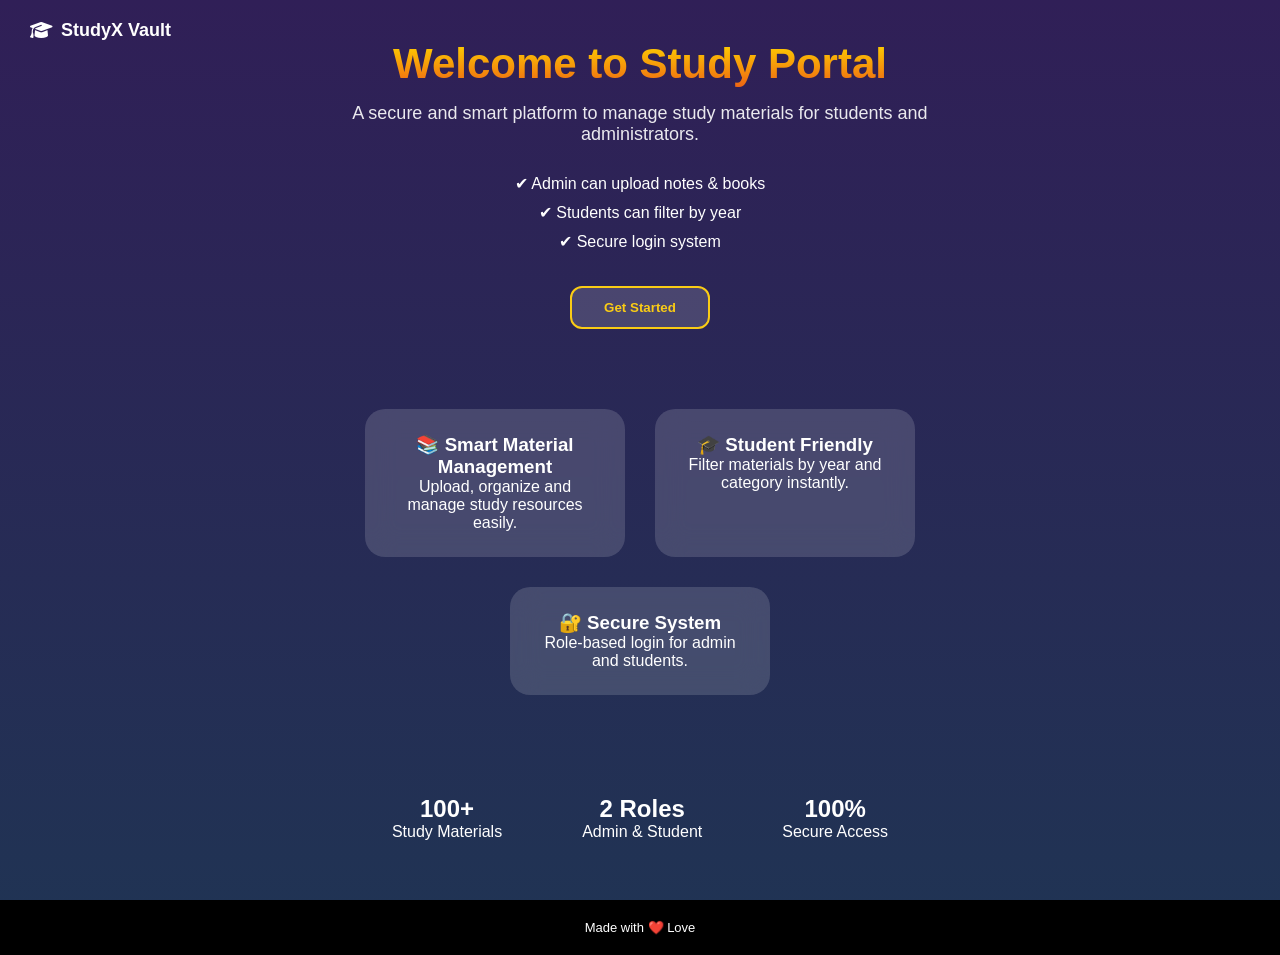
<file: index.html>
<!DOCTYPE html>
<html lang="en">
<head>
<meta charset="UTF-8">
<meta name="viewport" content="width=device-width, initial-scale=1.0, maximum-scale=1.0, user-scalable=no">
<title>StudyX Vault</title>
<link rel="manifest" href="/static/manifest.json">
<meta name="theme-color" content="#4f46e5">

<link rel="stylesheet" href="/static/style.css">
<link rel="stylesheet"
href="https://cdnjs.cloudflare.com/ajax/libs/font-awesome/6.5.1/css/all.min.css">
<link rel="icon" type="image/png"
href="https://img.freepik.com/free-vector/gradient-high-school-logo_23-2149647729.jpg">
</head>

<body>
<div class="top-logo">
  <i class="fa-solid fa-graduation-cap t-logo"></i><a href="#" id="logo"> StudyX Vault </a>
</div>

<!-- ================= LANDING ================= -->
<div id="landing">

  <div class="hero-box">

    <h1 id="Name">Welcome to Study Portal</h1>

    <p class="tagline">
      A secure and smart platform to manage study materials 
      for students and administrators.
    </p>

    <div class="features">
      <div>✔ Admin can upload notes & books</div>
      <div>✔ Students can filter by year</div>
      <div>✔ Secure login system</div>
    </div>

    <button class="btn"  onclick="openPanel()">Get Started</button>

    <div class="feature-section">

  <div class="feature-card">
    <h3>📚 Smart Material Management</h3>
    <p>Upload, organize and manage study resources easily.</p>
  </div>

  <div class="feature-card">
    <h3>🎓 Student Friendly</h3>
    <p>Filter materials by year and category instantly.</p>
  </div>

  <div class="feature-card">
    <h3>🔐 Secure System</h3>
    <p>Role-based login for admin and students.</p>
  </div>

</div>
<div class="stats-section">
  <div>
    <h2>100+</h2>
    <p>Study Materials</p>
  </div>
  <div>
    <h2>2 Roles</h2>
    <p>Admin & Student</p>
  </div>
  <div>
    <h2>100%</h2>
    <p>Secure Access</p>
  </div>
</div>
  </div>

</div>


<!-- ================= LOGIN / REGISTER PANEL ================= -->
<!-- LOGIN / REGISTER PANEL -->
<div id="panel">
  <div class="wrap" id="wrap">

    <!-- LOGIN -->
    <div class="panel-box">
      <h2>Login</h2>
      <div class="field">
        <input id="loginUser" type="text" required>
        <label >Username</label>
      </div>
      <div class="field">
        
        <input id="loginPass" type="password" required>
        <label >Password</label>
        <i class="fa-solid fa-eye eye-icon" id="togglePassword"></i>
      </div>
     
      <div id="loginError" class="error"></div>
      <button class="btn" onclick="checkLogin()">Login</button>
      <div class="switch">
        <a class="No_Acc">No account?</a> <a class="sign" onclick="toggle()">Sign up</a>
	
      </div>
<button class="back-btn panel-back" onclick="goBack()">← Back</button>
    </div>

    <!-- LOGIN SIDE -->
    <div class="panel-box side">
      <h2>Welcome</h2>
      <p>Fill the details</p>
    </div>

    <!-- REGISTER -->
    <div class="panel-box">
      <h2>Register</h2>
 <div class="field">
<input id="regUser" placeholder="Username">
</div>

<div class="field">
<input id="regEmail" placeholder="Email">
</div>

<div class="field">
<input id="regPass" type="password" placeholder="Password">
</div>

<button class="btn" onclick="checkRegister()">Register</button>
      <div class="switch">
       <a class="No_Acc">Already registered?</a>  <a class="sign" onclick="toggle()">Sign in</a>
      </div>
<button class="back-btn panel-back" onclick="goBack()">← Back</button>
    </div>

    <!-- REGISTER SIDE -->
    <div class="panel-box side">
      <h2>Hello Friend</h2>
      <p>Create account to get started</p>
    </div>

  </div>
</div>
<!-- ================= ADMIN DASHBOARD ================= -->
<div id="dashboard">

  <h2 id="welcomeText">Welcome Admin</h2>

	
  <div class="dashboard-box">
    <input id="noteTitle" placeholder="Title">
    <input id="noteDesc" placeholder="Description">
    <input id="noteLink" placeholder="Paste Google Drive PDF link">

    <select id="noteYear">
      <option value="FY">FY</option>
      <option value="SY">SY</option>
      <option value="TY">TY</option>
    </select>

    <select id="noteCategory">
      <option value="Notes">Notes</option>
      <option value="Books">Books</option>
      <option value="Imp">Imp</option>
    </select>

    <button class="btn" onclick="addNote()">Add</button>
    <div class="error" id="noteError"></div>
  </div>
<div class="admin-filter">
  <select id="adminYearFilter" onchange="filterAdminNotes()">
    <option value="all">All Years</option>
    <option value="FY">FY</option>
    <option value="SY">SY</option>
    <option value="TY">TY</option>
  </select>

  <select id="adminTypeFilter" onchange="filterAdminNotes()">
    <option value="all">All Types</option>
    <option value="Notes">Notes</option>
    <option value="Books">Books</option>
    <option value="Important">Important</option>
  </select>
</div>
  <div class="admin-material-wrapper">
    <div class="cards" id="adminCards"></div>
  </div>
<button class="user-btn" onclick="openUserManagement()">Users</button>
  <button class="logout-fixed" onclick="logout()">Logout</button>
	
</div>
<!-- ================= USERS PAGE ================= -->

<div id="usersPage" style="display:none;">

<h2>User Management</h2>

<button class="back-btn" onclick="goBackAdmin()">Back</button>

<div class="cards" id="usersList"></div>

</div>

<!-- ================= STUDENT PAGE ================= -->
<div id="studentPage">

  <h2>Student Study Material</h2>

  <div class="student-controls">

    <div class="student-nav">
      <button class="sec-btn active" id="btnNotes"
        onclick="openStudentSection('notes')">Notes</button>

      <button class="sec-btn" id="btnBooks"
        onclick="openStudentSection('books')">Books</button>

      <button class="sec-btn" id="btnImp"
        onclick="openStudentSection('imp')">Imp</button>
    </div>

    <select id="yearFilter" onchange="loadStudentNotesByYear()">
      <option value="FY">FY</option>
      <option value="SY">SY</option>
      <option value="TY">TY</option>
    </select>
  </div>
<div class="search-wrapper">
  <input type="text" id="searchInput" placeholder="Search material...">
</div>

  <div id="notesPage" class="student-section">
    <div class="cards" id="notesCards"></div>
  </div>

  <div id="booksPage" class="student-section">
    <div class="cards" id="booksCards"></div>
  </div>

  <div id="impPage" class="student-section">
    <div class="cards" id="impCards"></div>
  </div>

  <button class="logout-fixed" onclick="logout()">Logout</button>
</div>


<!-- ================= FOOTER ================= -->
<div class="footer">Made with ❤️ Love</div>

<script src="/static/app.js"></script>
<script src="/static/Study.js"></script>
</body>
</html>
</file>
<file: static/style.css>
/* =========================================
   GLOBAL RESET
========================================= */
*{
  margin:0;
  padding:0;
  box-sizing:border-box;
  font-family:'Segoe UI',sans-serif;
}
.No_Acc{
  color:white;
}
body{
  min-height:100vh;
  width:100%;
  display:flex;
  justify-content:center;
  align-items:center;

  background: linear-gradient(#301f57, #173f52,#1c73d6);

  background-size:300% 300%;
  animation:gradientMove 10s ease infinite;
}

body::before{
  content:"";
  position:fixed;
  width:300px;
  height:300px;
  
  top:-100px;
  left:-100px;
  filter:blur(80px);
  z-index:-1;
}
@keyframes gradientMove{
  0%{ background-position:0% 50%; }
  50%{ background-position:100% 50%; }
  100%{ background-position:0% 50%; }
}
#logo{
  text-decoration: none;
  color: #fff;
}
.top-logo{
  position:fixed;
  top:20px;
  left:30px;

  font-size:18px;
  font-weight:600;
  color:white;

  display:flex;
  align-items:center;
  gap:8px;

  z-index:2000;
}
.top-logo i{
  color:white;
  transition:0.3s ease;
}

/* Hover anywhere on logo → change ONLY icon */
.top-logo:hover i{
  color:red; /* Golden */
  transform:rotate(-10deg) scale(1.2);
}
/* =========================================
   COMMON CENTER CONTAINER
========================================= */
.center-wrapper{
  min-height:100vh;
  display:flex;
  justify-content:center;
  align-items:center;
  flex-direction:column;
}

#Name{
  font-size:42px;
  margin-bottom:15px;
  background-size: cover;
  background-repeat: no-repeat;
  background: linear-gradient( gold, rgb(238, 99, 19));
    -webkit-background-clip: text;
    -webkit-text-fill-color: transparent;

  background-clip:text;
 
  animation: textfl 5s linear infinite;

}

@keyframes textfl{
  0%{
    background-position: -50%;
  }
}
/* =========================================
   LANDING PAGE
========================================= */
#landing{
  transition:opacity .25s ease;
}

#landing{
  min-height:100vh;
  display:flex;
  justify-content:center;
  align-items:center;
  flex-direction:column;
  text-align:center;
  padding:40px 20px;
  color:white;
}
.hero-box{
  max-width:600px;
}

#landing h1{
  font-size:42px;
  margin-bottom:15px;
  
}

.tagline{
  font-size:18px;
  margin-bottom:25px;
  opacity:0.9;
}

.features{
  margin-bottom:30px;
  line-height:1.8;
  font-size:16px;
}
.feature-section{
  margin-top:80px;
  display:flex;
  justify-content:center;
  gap:30px;
  flex-wrap:wrap;
}

.feature-card{
  width:260px;
  padding:25px;
  border-radius:20px;
  background:rgba(255,255,255,0.15);
  backdrop-filter:blur(15px);
  text-align:center;
  color:white;
  transition:.3s;
}

.feature-card:hover{
  transform:translateY(-10px);
  box-shadow:0 20px 40px rgba(0,0,0,.3);
}
.stats-section{
  margin-top:100px;
  display:flex;
  justify-content:center;
  gap:80px;
  color:white;
  text-align:center;
}
/* =========================================
   LOGIN / REGISTER PANEL
========================================= */
/* PANEL CENTER BOX */
#panel{
  animation:panelEnter .6s ease;
}

@keyframes panelEnter{
  from{
    opacity:0;
    transform:translateY(40px) scale(.95);
  }
  to{
    opacity:1;
    transform:translateY(0) scale(1);
  }
}

#panel{
 
  width:90%;
  max-width:820px;
  height:520px;   /* min-height kadhun height thev */

  border-radius:25px;
  overflow:hidden;

  background:rgba(15,23,42,0.75);
  backdrop-filter:blur(20px);
  border:1px solid rgba(56,189,248,0.25);
  box-shadow:0 25px 60px rgba(0,0,0,.5);
}

/* SLIDER */
.wrap{
  display:flex;
  width:200%;
  height:100%;
  transition:transform .6s ease-in-out;
}
.wrap{
  transition:transform .6s ease, opacity .4s ease;
}
/* GROUP */
.panel-box{
  width:50%;
  padding:50px;
  display:flex;
  flex-direction:column;
  justify-content:center;
}

/* SIDE PANEL */
.side{
  width:50%;
  display:flex;
  justify-content:center;
  align-items:center;
  text-align:center;
  flex-direction:column;

  background: rgba(15,23,42,0.65);
  backdrop-filter: blur(20px);
  border-left: 1px solid rgba(56,189,248,0.25);
}
.side h2{
  font-size:28px;
  color:#38bdf8;
  margin-bottom:10px;
}

.side p{
  color:#cbd5e1;
  font-size:15px;
}
/* subtle glow */
.side::before{
  content:"";
  position:absolute;
  width:300px;
  height:300px;
  background:radial-gradient(circle,rgba(255,255,255,0.25),transparent 70%);
  top:-100px;
  right:-100px;
  filter:blur(60px);
}

/* FORM WIDTH FIX */
h2{
  color: white;
}


.field input{
  background:rgba(255,255,255,0.2);
  border:1px solid rgba(255,255,255,0.4);
  color:gray;
}

.field input::placeholder{
  color:white;
}

/* BUTTON SMALL FIX */
.btn{
  width:140px;
}
/* =========================================
   HEADINGS
========================================= */


/* =========================================
   FORM
========================================= */
.field {
    position: relative;
    margin: 8px 0;
}

.field input {
    width: 250px;
    padding: 10px 8px;
    
    border-radius: 6px;
    border: 2px solid #3B82F6;
    background: transparent;
    color: white;
    outline: none;
    font-size: 16px;
}

.field label {
    position: absolute;
    left: 12px;
    top: 12px;
    color: white;
       /* same as your background */
    padding: 0 5px;
    transition: 0.3s ease;
    pointer-events: none;
}

/* When input focused or filled */
.field input:focus + label,
.field input:valid + label {
    top: -8px;
    font-size: 14px;
    color: white;
    background-color: #000;
    font-weight: 600;
}

/* =========================================
   BUTTONS
========================================= */
.btn{
  padding:12px 22px;
  border-radius:12px;
  border:2px solid #facc15;

  background:rgba(255,255,255,0.15);
  
  color: #facc15;


  font-weight:600;
  cursor:pointer;
  transition:.3s;
}
.btn{
  position:relative;
  overflow:hidden;
}



.btn:hover{
  background:linear-gradient(135deg,#facc15,#f59e0b);
  color:black;
  box-shadow:0 0 25px rgba(250,204,21,.8);
  transform:translateY(-3px);
}
.back-btn{
  margin-top:15px;
  padding:10px 18px;
  border-radius:10px;
  border:2px solid #ffffff;
  background:transparent;
  color:white;
  cursor:pointer;
  transition:.3s;
}

.back-btn:hover{
  background:white;
  color:#7c3aed;
}
/* =========================================
   DASHBOARD / STUDENT PAGE
========================================= */
#dashboard,
#studentPage{
  min-height:100vh;
  padding:40px 20px;
display:flex;
  flex-direction:column;
  align-items:center;
background:linear-gradient(135deg,
    #3a0ca3,
    #7209b7,
    #b5179e
  );

  background-size:300% 300%;
 
  animation:gradientMove 12s ease infinite;
}


#dashboard,
#studentPage{
  animation:fadePage .5s ease;
}

@keyframes fadePage{
  from{opacity:0;}
  to{opacity:1;}
}

#studentPage h2{
  text-align:center;
  margin-bottom:30px;
}
  

#notesPage,
#booksPage,
#impPage{
  width:100%;
  display:flex;
  justify-content:center;
  align-items:center;
  min-height:40vh;
}
/* dashboard content center */
.dashboard-content{
  max-width:1000px;
  margin:auto;
}
#studentPage h2{
  color:#38bdf8;
  font-weight:700;
  letter-spacing:1px;
  margin-bottom:30px;
}
/* =========================================
   DASHBOARD BOX
========================================= */
.dashboard-box{
  width:400px;
  max-width:95%;
  margin:0 auto 30px auto;
  background:#0f172a;
  padding:25px;
  border-radius:16px;
  border:1px solid #1f2937;
}

/* =========================================
   CARDS GRID CENTERED
========================================= */
.cards{
  max-width:1000px;
  margin:30px auto;
  display:grid;
  grid-template-columns:repeat(auto-fit,minmax(240px,1fr));
  gap:20px;
}
.card:hover{
  transform:translateY(-8px);
  box-shadow:0 0 25px rgba(255,110,196,.6);
}
.card{
  background:#0f172a;
  border-radius:14px;
  border:1px solid #1f2937;
  padding:20px;
  text-align:left;
  position:relative;
  transition:.3s;
}

.card:hover{
  transform:translateY(-6px);
  box-shadow:0 0 20px rgba(56,189,248,.25);
}
.card h3{
  color:#ffffff;
}

.card p{
  color:#cbd5e1;
}
.card .btn{
  background:linear-gradient(135deg,#facc15,#f59e0b);
  border:none;
  color:#000;
  font-weight:600;
  box-shadow:0 0 12px rgba(250,204,21,.6);
}

.card .btn:hover{
  box-shadow:0 0 20px rgba(250,204,21,1);
}
/* =========================================
   DELETE BUTTON
========================================= */
.delete-btn{
  position:absolute;
  top:10px;
  right:10px;
  width:28px;
  height:28px;
  border-radius:50%;
  border:none;
  background:#ef4444;
  color:#fff;
  cursor:pointer;
  display:none;
}

.card:hover .delete-btn{
  display:block;
}

/* =========================================
   LOGOUT BUTTON
========================================= */


.logout-fixed:hover{
  background:#38bdf8;
  color:#000;
}

/* =========================================
   FOOTER
========================================= */
.footer{
  text-align:center;
  padding:20px;
  font-size:13px;
  color:white;
  background-color:black;
  width:100%; 
}

/* ======================================================
   STUDENT TOP GLASS CONTROLS
   (PASTE AT VERY BOTTOM OF CSS)
====================================================== */

.student-controls{
  margin:30px auto 40px auto;
  padding:20px 35px;
  border-radius:18px;

  display:flex;
  flex-direction:column;
  align-items:center;
  gap:18px;

  background:rgba(15,23,42,0.65);
  backdrop-filter:blur(18px);
  border:1px solid rgba(56,189,248,0.25);
  box-shadow:0 15px 40px rgba(0,0,0,.6);

  width:fit-content;
}

/* Buttons row */
.student-nav{
  display:flex;
  gap:15px;
}

/* Section buttons */
.sec-btn{
  padding:8px 22px;
  border-radius:12px;
  border:1px solid rgba(56,189,248,0.4);
  background:rgba(2,6,23,0.9);
  color:#38bdf8;
  cursor:pointer;
  font-size:14px;
  font-weight:500;
  transition:.3s;
}

.sec-btn:hover{
  background:#38bdf8;
  color:#000;
  box-shadow:0 0 15px rgba(56,189,248,.6);
}

.sec-btn.active{
  background:linear-gradient(135deg,#38bdf8,#0ea5e9);
  color:#000;
  border:none;
  box-shadow:0 0 20px rgba(56,189,248,.7);
}

/* Year Filter */
#yearFilter{
  padding:8px 20px;
  border-radius:12px;
  border:1px solid rgba(56,189,248,0.4);
  background:rgba(2,6,23,0.95);
  color:#38bdf8;
  font-size:14px;
  cursor:pointer;
  outline:none;
  transition:.3s;
}

#yearFilter:hover{
  box-shadow:0 0 12px rgba(56,189,248,.5);
}

#yearFilter option{
  background:#0f172a;
  color:#38bdf8;
}
/* FIX: Open button overlap issue */

.card {
  display: flex;
  flex-direction: column;
}

.card h3 {
  margin-bottom: 8px;
}

.card p {
  margin-bottom: 15px;
  line-height: 1.4;
  word-break: break-word;
}

.card a,
.card .btn {
  margin-top: auto;
}
.sign{
color:rgb(238, 255, 0);
font:italic;
cursor:pointer;
}
/* =========================================
   ADMIN FINAL VERTICAL CENTER LAYOUT
========================================= */

#dashboard{
  display:none;
  width:100%;
  padding:60px 20px;
  text-align:center;
  
  background: linear-gradient(#301f57, #173f52,#1c73d6);

  background-size:300% 300%;
  animation:gradientMove 10s ease infinite;

  display:flex;
  flex-direction:column;
  align-items:center;
}

/* Welcome heading */
#dashboard h2{
  font-size:30px;
  color:#38bdf8;
  margin-bottom:40px;
}

/* Add panel center */
.dashboard-box{
  width:420px;
  max-width:95%;
  margin-bottom:50px;

  background:rgba(15,23,42,0.75);
  backdrop-filter:blur(15px);
  border:1px solid rgba(56,189,248,0.25);
  border-radius:20px;
  padding:25px;

  display:flex;
  flex-direction:column;
  gap:12px;
}

/* Materials below panel */
#adminCards{
  width:100%;
  max-width:1200px;

  display:grid;
  grid-template-columns:repeat(auto-fit,minmax(260px,1fr));
  gap:25px;

  overflow-y:auto;
  height:auto;          /* mobile la full height */
}

/* Card polish */
#adminCards .card{
  background:rgba(15,23,42,0.85);
  border:1px solid rgba(56,189,248,0.2);
  border-radius:18px;
  padding:20px;
  transition:.3s;
}

#adminCards .card:hover{
  transform:translateY(-5px);
  box-shadow:0 0 20px rgba(56,189,248,.3);
}

/* Logout */
.logout-fixed{
  position:fixed;
  top:25px;
  right:30px;
}

/* =========================================
   ADMIN INPUT PANEL PREMIUM STYLE
========================================= */

.dashboard-box input,
.dashboard-box select{
  padding:12px 14px;
  border-radius:10px;
  border:1px solid rgba(56,189,248,0.3);
  background:#020617;
  color:#ffffff;
  font-size:14px;
  outline:none;
  transition:.3s;
}

.dashboard-box input::placeholder{
  color:#6b7280;
}

/* Focus effect */
.dashboard-box input:focus,
.dashboard-box select:focus{
  border-color:#0ea5e9;
  box-shadow:0 0 12px rgba(14,165,233,.4);
}

/* Dropdown arrow fix */
.dashboard-box select{
  cursor:pointer;
}

/* =========================================
   FINAL WORKING ADMIN SEPARATE SCROLL
========================================= */

#dashboard{
  display:flex;
  flex-direction:column;
  align-items:center;

  min-height:100vh;
  padding:60px 20px;

  overflow-y:auto;   /* important */
}

/* Add panel fixed size */
.dashboard-box{
  flex-shrink:0;
  margin-bottom:30px;
}

/* Scroll wrapper for materials */
#adminCards{
  width:100%;
  max-width:1200px;

  display:grid;
  grid-template-columns:repeat(auto-fit,minmax(260px,1fr));
  gap:25px;

  height:auto;
  overflow:visible;
}
.admin-material-wrapper{
  width:100%;
  display:flex;
  justify-content:center;
}

/* Scrollbar */
#adminCards::-webkit-scrollbar{
  width:6px;
}

#adminCards::-webkit-scrollbar-thumb{
  background:#38bdf8;
  border-radius:10px;
}
/* FIX: Center full login/register panel */

body {
  display: flex;
  justify-content: center;
  align-items: center;
}

#panel {
  margin: 0 auto;
}
/* FIX: Footer always bottom */

body {
  min-height: 100vh;
  display: flex;
  flex-direction: column;
}

#panel {
  margin: auto;
}



.footer {
  margin-top: auto;
}

/* FIX: Student page full width background */

#studentPage {
  width: 100%;
}

body:has(#studentPage[style*="block"]) {
  display: block;
}
/* =========================================
   MOBILE
========================================= */

/*Search Input*/

#searchInput{
  padding:10px 20px;
  border-radius:25px;
  border:1px solid rgba(255,255,255,.3);
  background:rgba(255,255,255,.1);
  color:#fff;
  outline:none;
  width:250px;
  transition:.3s;
  display:block;
  margin:30px auto;
}

#searchInput::placeholder{
  color:rgba(255,255,255,.6);
}

#searchInput:focus{
  border-color:#ff9f1c;
  box-shadow:0 0 10px rgba(255,159,28,.5);
}
.search-wrapper{
  display:flex;
  justify-content:center;
  margin-top:30px;
}
.student-section{
  text-align:center;
}


/*Announcement Section*/




/*Edit Button*/
.card{
  position:relative;
  padding-top:45px;
}

.card-actions{
  position:absolute;
  top:10px;
  right:10px;
  display:flex;
  gap:8px;
}

.edit-btn,
.delete-btn{
  width:28px;
  height:28px;
  border-radius:50%;
  border:none;
  cursor:pointer;
  display:flex;
  align-items:center;
  justify-content:center;
  position: absolute;
  top: 0px;
}

.edit-btn{
  background:#fbbf24;
  color:#000;
  position:absolute;
  right:50px;
}

.edit-btn:hover{
  background:#f59e0b;
}

.delete-btn{
  background:#ef4444;
  color:#fff;
}

.delete-btn:hover{
  background:#dc2626;
}

@media (max-width:768px){
  #adminCards{
    max-height:none;     /* remove limit */
    overflow-y:visible;  /* normal scroll use hoil */
  }
}

html, body{
  height:auto;
  overflow-x:hidden;
}



@media (max-width:768px){

  #adminCards{
    grid-template-columns:1fr;   /* only 1 column */
  }

  .card{
    width:100%;
  }

}

.admin-filter{
  margin:20px 0;
  display:flex;
  gap:15px;
  justify-content:center;
}

.admin-filter select{
  padding:8px 15px;
  border-radius:8px;
  background:#0f172a;
  color:#38bdf8;
  border:1px solid rgba(56,189,248,.4);
} 
#adminCards .card{
  display: flex;
  flex-direction: column;
}

#adminCards .card h3{
  margin-bottom: 6px;
}

#adminCards .card p{
  margin-bottom: 15px;
  flex-grow: 1;   /* important */
}

#adminCards .card .btn{
  margin-top: auto;   /* push button to bottom */
}
/* PassWord See  */
.password-field{
  position: relative;
  width: 250px;
}

.password-field input{
  width: 100%;
  padding-right: 35px;
}

.eye-icon{
  position: absolute;
  right: 30px;
  top: 50%;
  transform: translateY(-50%);
  width: 20px;
  cursor: pointer;
  color: gold;
}



.user-btn,
.logout-fixed{

position:fixed;
top:20px;

height:38px;
padding:0 18px;

display:flex;
align-items:center;
justify-content:center;

font-size:14px;
border-radius:8px;
cursor:pointer;

transition:all 0.3s ease;
}

.user-btn{
right:110px;

background:transparent;
color:#fff;
border:2px solid #ffd700;
}

.user-btn:hover{
background:#ffd700;
color:#000;
}


.logout-fixed{
right:20px;

background:transparent;
color:#00bfff;
border:2px solid #00bfff;
}

#usersPage{
width:100%;
padding:60px 80px;
}

#usersPage h2{
text-align:center;
margin-bottom:50px;
font-size:28px;
}


#usersList{
width:100%;
margin-top:40px;

display:flex;
flex-direction:column;

gap:14px;
}


.user-row{

display:flex;
justify-content:space-between;
align-items:center;

width:100%;

background:#081a34;

padding:22px 35px;

border-radius:10px;

transition:all 0.25s ease;

}



.user-row:hover{
background:#0e2647;
transform:scale(1.01);
box-shadow:0 6px 18px rgba(0,0,0,0.4);
}

.user-info h3{
font-size:18px;
margin-bottom:4px;
color:white;
}

.user-info p{
font-size:14px;
color:yellow;
}

.delete-icon{

opacity:0;

font-size:18px;
color:#ff4d4d;

cursor:pointer;

transition:0.2s;

}

.user-row:hover .delete-icon{
opacity:1;
}


.back-btn{

position:fixed;
top:20px;
right:20px;

padding:8px 18px;
height:38px;

background:transparent;
color:#fff;

border:2px solid #ffd700;
border-radius:8px;

cursor:pointer;

display:flex;
align-items:center;
justify-content:center;

transition:all 0.3s ease;
}

.back-btn:hover{
background:#ffd700;
color:#000;
transform:scale(1.05);
}

.panel-back{
  position: relative;
  margin-top: 15px;
  top: unset;
  right: unset;
}

#panel .back-btn{
  position: relative;
  top: unset;
  right: unset;
  margin-top: 15px;
}
</file>
